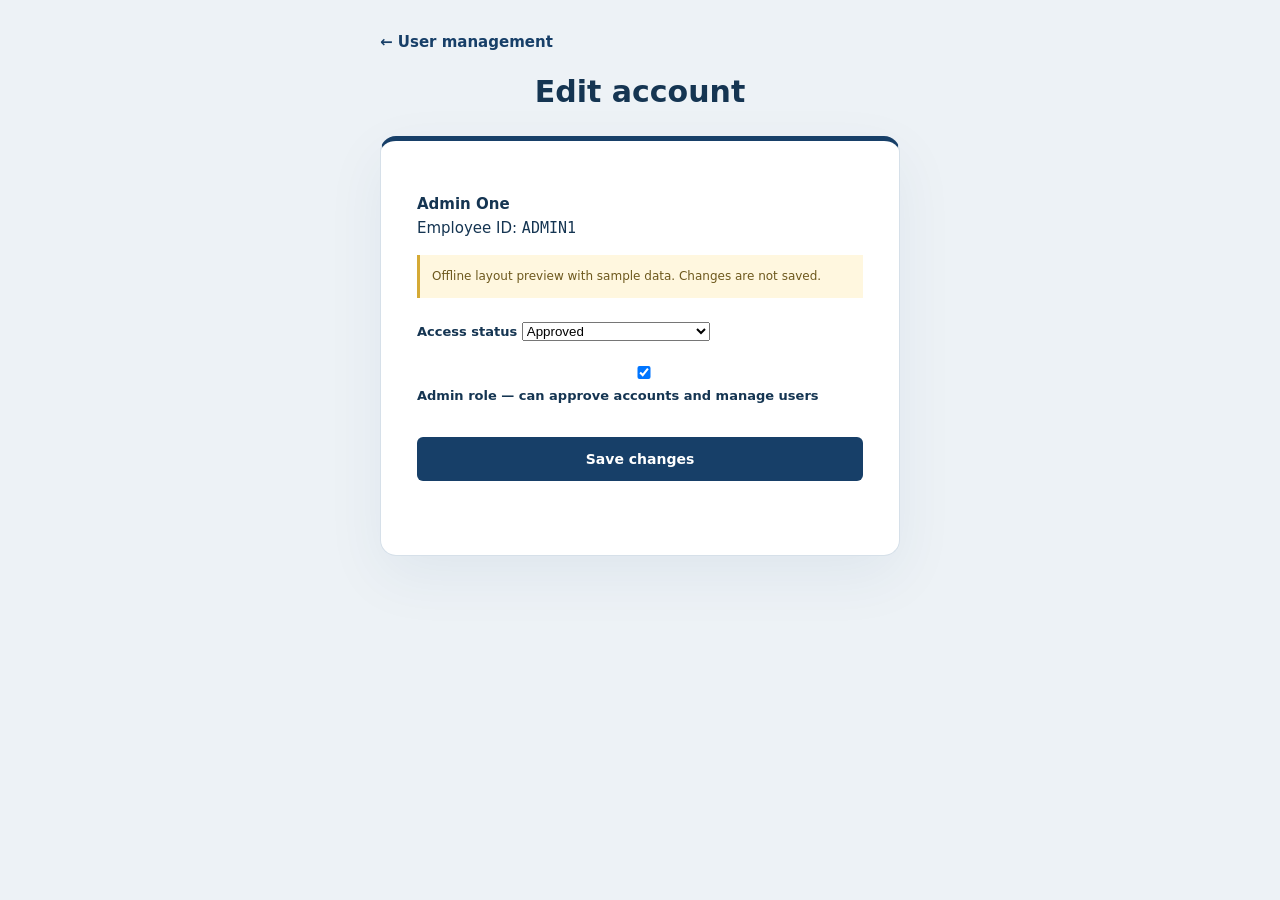
<file: previews/admin-edit-offline.html>
<!doctype html>
<html lang="en">
<head>
<meta charset="utf-8">
<meta name="viewport" content="width=device-width,initial-scale=1">
<title>Edit account — Offline preview</title>
<style>*{box-sizing:border-box}body{margin:0;background:#edf2f6;color:#153552;font:15px/1.6 system-ui,sans-serif}.access-layout{min-height:100vh;display:grid;grid-template-columns:1fr 1fr;max-width:1440px;margin:auto;align-items:center;gap:70px;padding:70px}.access-brand img{object-fit:contain}.access-brand>p:first-of-type{letter-spacing:2px;font-size:12px;font-weight:700;margin-top:30px}.access-brand h1{font-size:clamp(38px,5vw,66px);line-height:1.1;margin:20px 0}.access-brand h2{font-size:21px;font-weight:500}.access-description{color:#577085;max-width:380px}.access-card{background:#fff;border:1px solid #d6e0e9;border-top:5px solid #173f68;border-radius:16px;padding:36px;box-shadow:0 20px 60px #173f6810}.access-tabs{display:flex;border-bottom:1px solid #d6e0e9;gap:24px}.access-tabs button{background:none;border:0;border-bottom:3px solid transparent;color:#62798c;padding:12px 0;font:600 15px system-ui;cursor:pointer}.access-tabs button[aria-selected=true]{color:#173f68;border-color:#173f68}.access-card h2{font-size:26px;margin-bottom:12px}.setup-note{font-size:12px;padding:12px;background:#fff7df;border-left:3px solid #d5aa35;color:#6d581d}form{display:flex;flex-direction:column;gap:8px}form[hidden]{display:none}label{font-size:13px;font-weight:600;margin-top:12px}input{padding:12px;border:1px solid #c9d6e0;border-radius:6px;min-width:0;font:inherit;width:100%}input:focus,button:focus-visible{outline:2px solid #173f68;outline-offset:3px}.primary{margin-top:22px;padding:14px;background:#173f68;color:#fff;border:0;border-radius:6px;font:600 14px system-ui}.primary:disabled{opacity:.55;cursor:not-allowed}small,.access-footer{font-size:12px;color:#647d90}.access-footer{text-align:center;margin-top:24px}@media(max-width:800px){.access-layout{grid-template-columns:1fr;padding:28px 18px;gap:24px}.access-brand img{width:65px;height:65px}.access-brand h1{margin:12px 0}.access-brand>p:first-of-type{margin-top:14px}.access-card{padding:24px}.access-description{max-width:none}}
.admin-page{max-width:1000px;margin:auto;padding:30px}.admin-page a{color:#173f68;font-weight:600;text-decoration:none}.admin-page h1{margin:14px 0 6px}
.admin-edit-page{width:100%;max-width:580px;margin:0 auto;padding:30px clamp(18px,4vw,30px)}.admin-edit-page>h1{text-align:center;margin:14px 0 20px}.admin-edit-page>.access-card{width:100%}
.admin-table{width:100%;border-collapse:collapse;margin-top:18px;background:#fff;border:1px solid #d6e0e9;border-radius:12px;overflow:hidden}
.admin-table th,.admin-table td{padding:12px 14px;text-align:left;border-bottom:1px solid #e6edf3;font-size:14px}
.admin-table th{background:#f4f8fb;font-size:12px;letter-spacing:.4px;color:#62798c;text-transform:uppercase}
.admin-table tr.is-you{background:#f7fbff}
.admin-table code{background:#eef3f8;padding:2px 6px;border-radius:4px;font-size:13px}
.role-badge,.status-badge{display:inline-block;padding:3px 10px;border-radius:20px;font-size:12px;font-weight:600}
.role-badge.admin{background:#173f68;color:#fff}.role-badge.employee{background:#e6edf3;color:#3d5872}
.status-badge.approved{background:#e4f3e6;color:#1e7a34}.status-badge.pending{background:#fff7df;color:#8a6a0f}
.status-badge.rejected,.status-badge.disabled{background:#fbe6e6;color:#a3282c}
.admin-edit-link{color:#173f68;font-weight:600;text-decoration:none}
.admin-error{font-size:13px;padding:10px 12px;background:#fbe6e6;border-left:3px solid #a3282c;color:#7a1f22;border-radius:4px}
@media(max-width:700px){.admin-table{display:block;overflow-x:auto;white-space:nowrap}}
</style>
</head>
<body>
<main class="admin-page admin-edit-page">
<a href="#" onclick="return false">← User management</a>
<h1>Edit account</h1>
<section class="access-card">
<p><strong>Admin One</strong><br>Employee ID: <code>ADMIN1</code></p>
<p class="setup-note">Offline layout preview with sample data. Changes are not saved.</p>
<form onsubmit="event.preventDefault();if(this.elements.status.value==='delete' &amp;&amp; !confirm('Permanently delete this account? This cannot be undone.'))return;document.getElementById('previewResult').textContent=this.elements.status.value==='delete'?'Preview only: account deletion confirmed. No account was deleted.':'Preview only: changes are not saved.';">
<label>Access status <select name="status"><option>Pending</option><option selected>Approved</option><option>Rejected</option><option>Disabled</option><option value="delete">Delete account (permanent)</option></select></label>
<label><input type="checkbox" name="admin" checked> Admin role — can approve accounts and manage users</label>
<button class="primary">Save changes</button>
<p id="previewResult" role="status"></p>
</form>
</section>
</main>
</body>
</html>
</file>
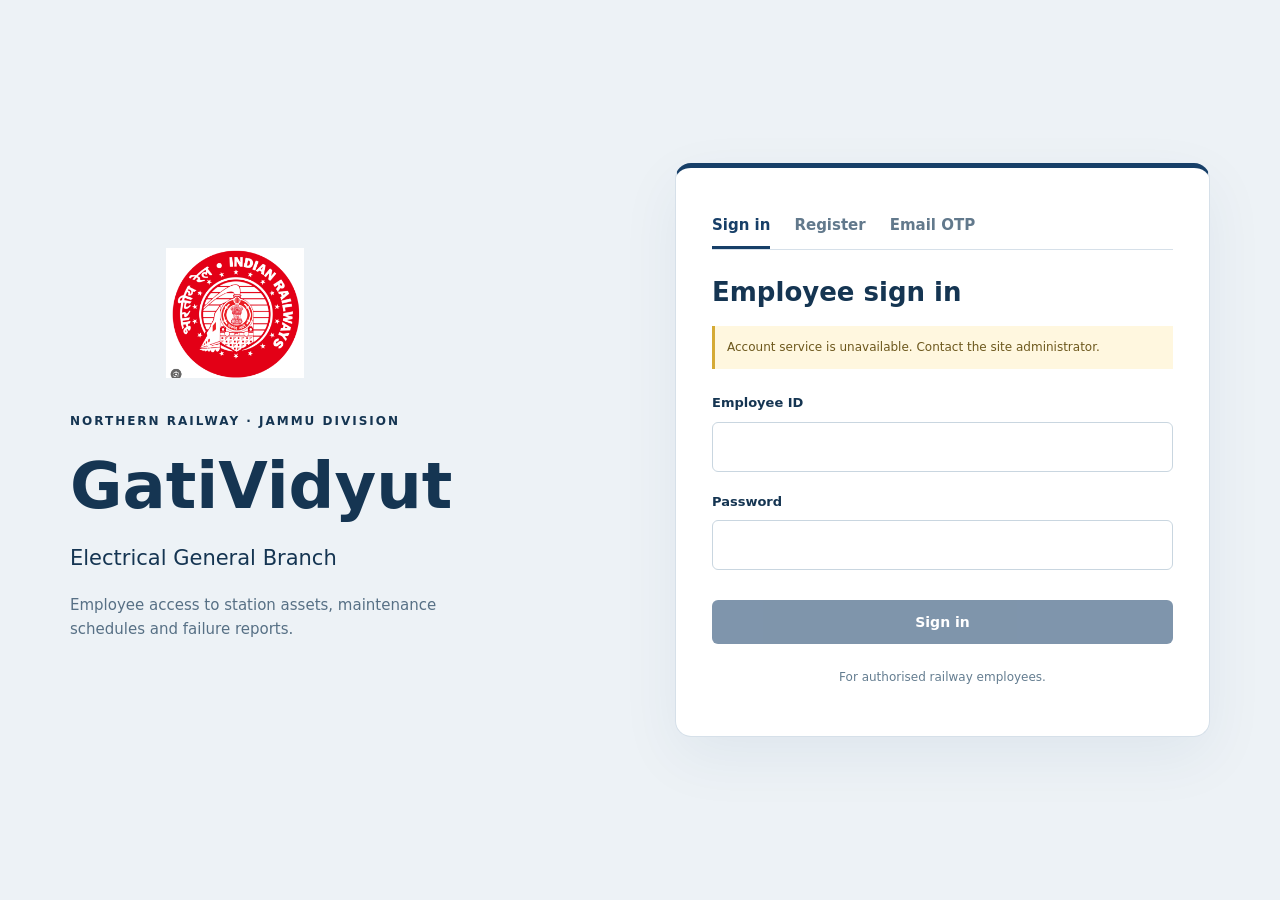
<file: public_html/login.html>
<!doctype html>
<html lang="en">
<head>
  <meta charset="utf-8">
  <meta name="viewport" content="width=device-width,initial-scale=1">
  <title>Employee Login | GatiVidyut</title>
  <link rel="stylesheet" href="login.css?v=20260930-logo2">
</head>
<body>
  <main class="access-layout">
    <section class="access-brand">
      <div class="railway-identity">
        <img src="indian-railways-logo.png" alt="Indian Railways" width="138" height="138">
        <p>NORTHERN RAILWAY · JAMMU DIVISION</p>
      </div>
      <h1>GatiVidyut</h1>
      <h2>Electrical General Branch</h2>
      <p class="access-description">Employee access to station assets, maintenance schedules and failure reports.</p>
    </section>
    <section class="access-card" aria-labelledby="accessTitle">
      <div class="access-tabs" role="tablist" aria-label="Employee access">
        <button id="loginTab" role="tab" aria-selected="true" aria-controls="loginForm" type="button">Sign in</button>
        <button id="registerTab" role="tab" aria-selected="false" aria-controls="registerForm" type="button">Register</button>
        <button id="otpTab" role="tab" aria-selected="false" aria-controls="otpForm" type="button">Email OTP</button>
      </div>
      <h2 id="accessTitle">Employee sign in</h2>
      <p class="setup-note">Employees must register with their employee ID. Access begins after administrator approval.</p>
      <form id="loginForm" role="tabpanel" aria-labelledby="loginTab">
        <label for="employeeId">Employee ID</label>
        <input id="employeeId" name="employeeId" autocomplete="username" required maxlength="64">
        <label for="password">Password</label>
        <input id="password" name="password" type="password" autocomplete="current-password" required>
        <button class="primary" type="submit" disabled>Sign in</button>
      </form>
      <form id="registerForm" role="tabpanel" aria-labelledby="registerTab" hidden>
        <label for="fullName">Full name</label>
        <input id="fullName" name="fullName" autocomplete="name" required maxlength="120">
        <label for="registerId">Employee ID</label>
        <input id="registerId" name="employeeId" autocomplete="username" required maxlength="64">
        <label for="registerPassword">Create password</label>
        <input id="registerPassword" name="password" type="password" autocomplete="new-password" required minlength="12" aria-describedby="passwordHint">
        <small id="passwordHint">Use 12–72 characters; non-English characters may use more than one byte.</small>
        <label for="confirmPassword">Confirm password</label>
        <input id="confirmPassword" name="confirmPassword" type="password" autocomplete="new-password" required minlength="12">
        <button class="primary" type="submit" disabled>Request employee registration</button>
      </form>
      <form id="otpForm" role="tabpanel" aria-labelledby="otpTab" hidden>
        <p>For Sr. DEE Sir and the site owner.</p>
        <label for="otpEmail">Authorised email address</label>
        <input id="otpEmail" name="email" type="email" autocomplete="email" maxlength="254" aria-describedby="otpSetupNote" required>
        <button id="sendEmailOtp" class="primary" type="submit" disabled>Send OTP</button>
        <div id="otpVerifyFields" hidden>
          <label for="emailOtpCode">Four-digit code</label>
          <input id="emailOtpCode" type="text" inputmode="numeric" autocomplete="one-time-code" maxlength="4" pattern="[0-9]{4}">
          <button id="verifyEmailOtp" class="primary" type="button">Verify and sign in</button>
        </div>
        <p id="otpSetupNote" role="status">Use your approved email address. Codes expire in 5 minutes. You can request another code after 60 seconds.</p>
      </form>
      <p class="access-footer">For authorised railway employees.</p>
    </section>
  </main>
  <script src="login.js"></script>
</body>
</html>
</file>
<file: public_html/login.css>
*{box-sizing:border-box}body{margin:0;background:#edf2f6;color:#153552;font:15px/1.6 system-ui,sans-serif}.access-layout{min-height:100vh;display:grid;grid-template-columns:1fr 1fr;max-width:1440px;margin:auto;align-items:center;gap:70px;padding:70px}.railway-identity{width:fit-content;max-width:100%;text-align:center}.access-brand img{display:block;width:138px;height:138px;margin:0 auto;object-fit:contain}.railway-identity>p{letter-spacing:2px;font-size:12px;font-weight:700;margin-top:30px}.access-brand h1{font-size:clamp(38px,5vw,66px);line-height:1.1;margin:20px 0}.access-brand h2{font-size:21px;font-weight:500}.access-description{color:#577085;max-width:380px}.access-card{background:#fff;border:1px solid #d6e0e9;border-top:5px solid #173f68;border-radius:16px;padding:36px;box-shadow:0 20px 60px #173f6810}.access-tabs{display:flex;border-bottom:1px solid #d6e0e9;gap:24px}.access-tabs button{background:none;border:0;border-bottom:3px solid transparent;color:#62798c;padding:12px 0;font:600 15px system-ui;cursor:pointer}.access-tabs button[aria-selected=true]{color:#173f68;border-color:#173f68}.access-card h2{font-size:26px;margin-bottom:12px}.setup-note{font-size:12px;padding:12px;background:#fff7df;border-left:3px solid #d5aa35;color:#6d581d}form{display:flex;flex-direction:column;gap:8px}form[hidden]{display:none}label{font-size:13px;font-weight:600;margin-top:12px}input{padding:12px;border:1px solid #c9d6e0;border-radius:6px;min-width:0;font:inherit;width:100%}input:focus,button:focus-visible{outline:2px solid #173f68;outline-offset:3px}.primary{margin-top:22px;padding:14px;background:#173f68;color:#fff;border:0;border-radius:6px;font:600 14px system-ui}.primary:disabled{opacity:.55;cursor:not-allowed}small,.access-footer{font-size:12px;color:#647d90}.access-footer{text-align:center;margin-top:24px}@media(max-width:800px){.access-layout{grid-template-columns:1fr;padding:28px 18px;gap:24px}.access-brand img{width:97.5px;height:97.5px}.access-brand h1{margin:12px 0}.railway-identity>p{margin-top:14px}.access-card{padding:24px}.access-description{max-width:none}}
.admin-page{max-width:1000px;margin:auto;padding:30px}.admin-page a{color:#173f68;font-weight:600;text-decoration:none}.admin-page h1{margin:14px 0 6px}
.admin-edit-page{width:100%;max-width:580px;margin:0 auto;padding:30px clamp(18px,4vw,30px)}.admin-edit-page>h1{text-align:center;margin:14px 0 20px}.admin-edit-page>.access-card{width:100%}
.admin-table{width:100%;border-collapse:collapse;margin-top:18px;background:#fff;border:1px solid #d6e0e9;border-radius:12px;overflow:hidden}
.admin-table th,.admin-table td{padding:12px 14px;text-align:left;border-bottom:1px solid #e6edf3;font-size:14px}
.admin-table th{background:#f4f8fb;font-size:12px;letter-spacing:.4px;color:#62798c;text-transform:uppercase}
.admin-table tr.is-you{background:#f7fbff}
.admin-table code{background:#eef3f8;padding:2px 6px;border-radius:4px;font-size:13px}
.role-badge,.status-badge{display:inline-block;padding:3px 10px;border-radius:20px;font-size:12px;font-weight:600}
.role-badge.admin{background:#173f68;color:#fff}.role-badge.employee{background:#e6edf3;color:#3d5872}
.status-badge.approved{background:#e4f3e6;color:#1e7a34}.status-badge.pending{background:#fff7df;color:#8a6a0f}
.status-badge.rejected,.status-badge.disabled{background:#fbe6e6;color:#a3282c}
.admin-edit-link{color:#173f68;font-weight:600;text-decoration:none}
.admin-error{font-size:13px;padding:10px 12px;background:#fbe6e6;border-left:3px solid #a3282c;color:#7a1f22;border-radius:4px}
@media(max-width:700px){.admin-table{display:block;overflow-x:auto;white-space:nowrap}}
</file>
